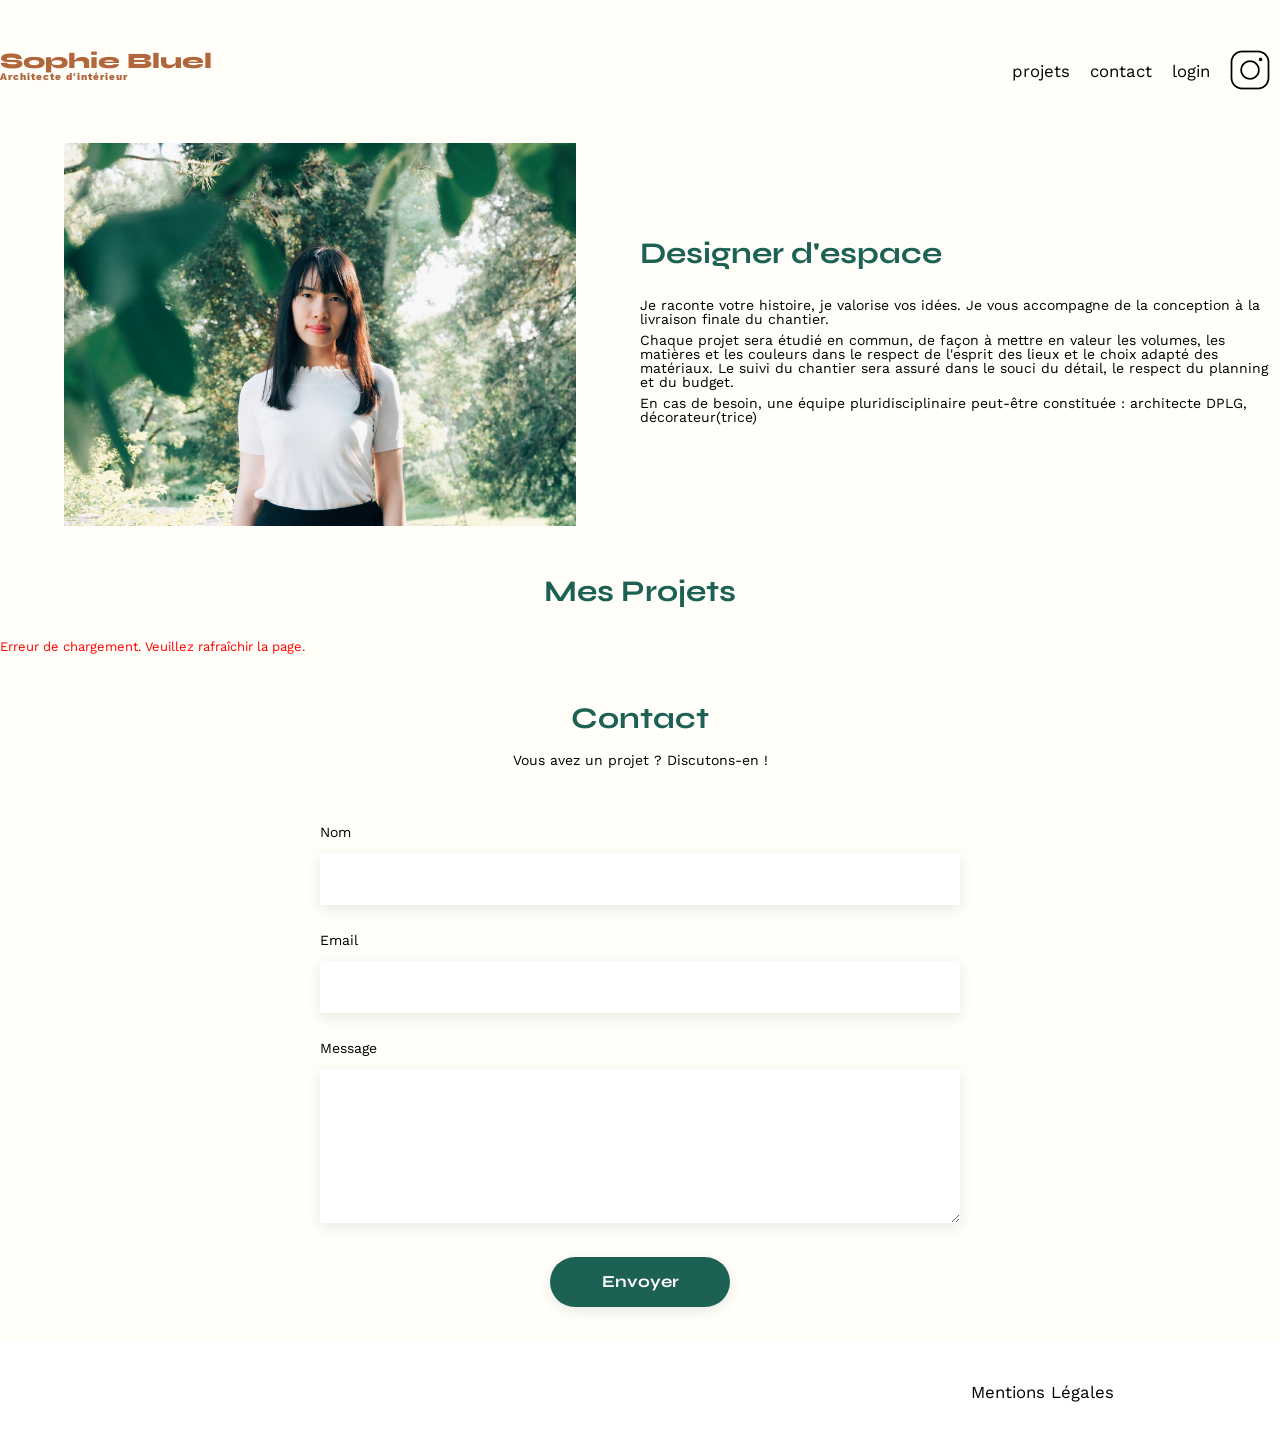
<file: FrontEnd/index.html>
<!DOCTYPE html>
<html lang="fr">

<head>
	<meta charset="UTF-8">
	<title>Sophie Bluel - Architecte d'intérieur</title>
	<meta name="viewport" content="width=device-width, initial-scale=1.0">
	<link rel="preconnect" href="https://fonts.googleapis.com">
	<link rel="preconnect" href="https://fonts.gstatic.com" crossorigin>
	<link href="https://fonts.googleapis.com/css2?family=Syne:wght@700;800&family=Work+Sans&display=swap"
		rel="stylesheet">
	<meta name="description" content="">
	<link rel="stylesheet" href="./assets/style.css">
</head>

<body>
	<div class="container">
		<header>
			<h1>Sophie Bluel <span>Architecte d'intérieur</span></h1>
			<nav>
				<ul>
					<li><a href="./index.html"><b>projets</b></a></li>
					<li><a href="#contact">contact</a></li>
					<li><a href="./login.html">login</a></li>
					<li><img src="./assets/icons/instagram.png" alt="Instagram"></li>
				</ul>
			</nav>
		</header>
		<main>
			<section id="introduction">
				<figure>
					<img src="./assets/images/sophie-bluel.png" alt="">
				</figure>
				<article>
					<h2>Designer d'espace</h2>
					<p>Je raconte votre histoire, je valorise vos idées. Je vous accompagne de la conception à la livraison
						finale du chantier.</p>
					<p>Chaque projet sera étudié en commun, de façon à mettre en valeur les volumes, les matières et les
						couleurs dans le respect de l'esprit des lieux et le choix adapté des matériaux. Le suivi du
						chantier sera assuré dans le souci du détail, le respect du planning et du budget.</p>
					<p>En cas de besoin, une équipe pluridisciplinaire peut-être constituée : architecte DPLG,
						décorateur(trice)</p>
				</article>
			</section>
			<section id="portfolio">
				<h2>Mes Projets</h2>
				<div class="gallery">
				</div>
			</section>
			<section id="contact">
				<h2>Contact</h2>
				<p>Vous avez un projet ? Discutons-en !</p>
				<form action="#" method="post">
					<label for="name">Nom</label>
					<input type="text" name="name" id="name">
					<label for="email">Email</label>
					<input type="email" name="email" id="email">
					<label for="message">Message</label>
					<textarea name="message" id="message" cols="30" rows="10"></textarea>
					<input type="submit" value="Envoyer">
				</form>
			</section>
		</main>
	</div>

	<footer>
		<div class="footer-inner">
			<nav>
				<ul>
					<li>Mentions Légales</li>
				</ul>
			</nav>
		</div>
	</footer>
	<script src="./assets/js/constants.js"></script>
	<script src="./assets/js/state.js"></script>
	<script src="./assets/js/api.js"></script>
	<script src="./assets/js/auth.js"></script>
	<script src="./assets/js/modal-gallery.js"></script>
	<script src="./assets/js/modal-add-work.js"></script>
	<script src="./assets/js/modal.js"></script>
	<script src="./assets/js/projects.js"></script>
</body>

</html>
</file>
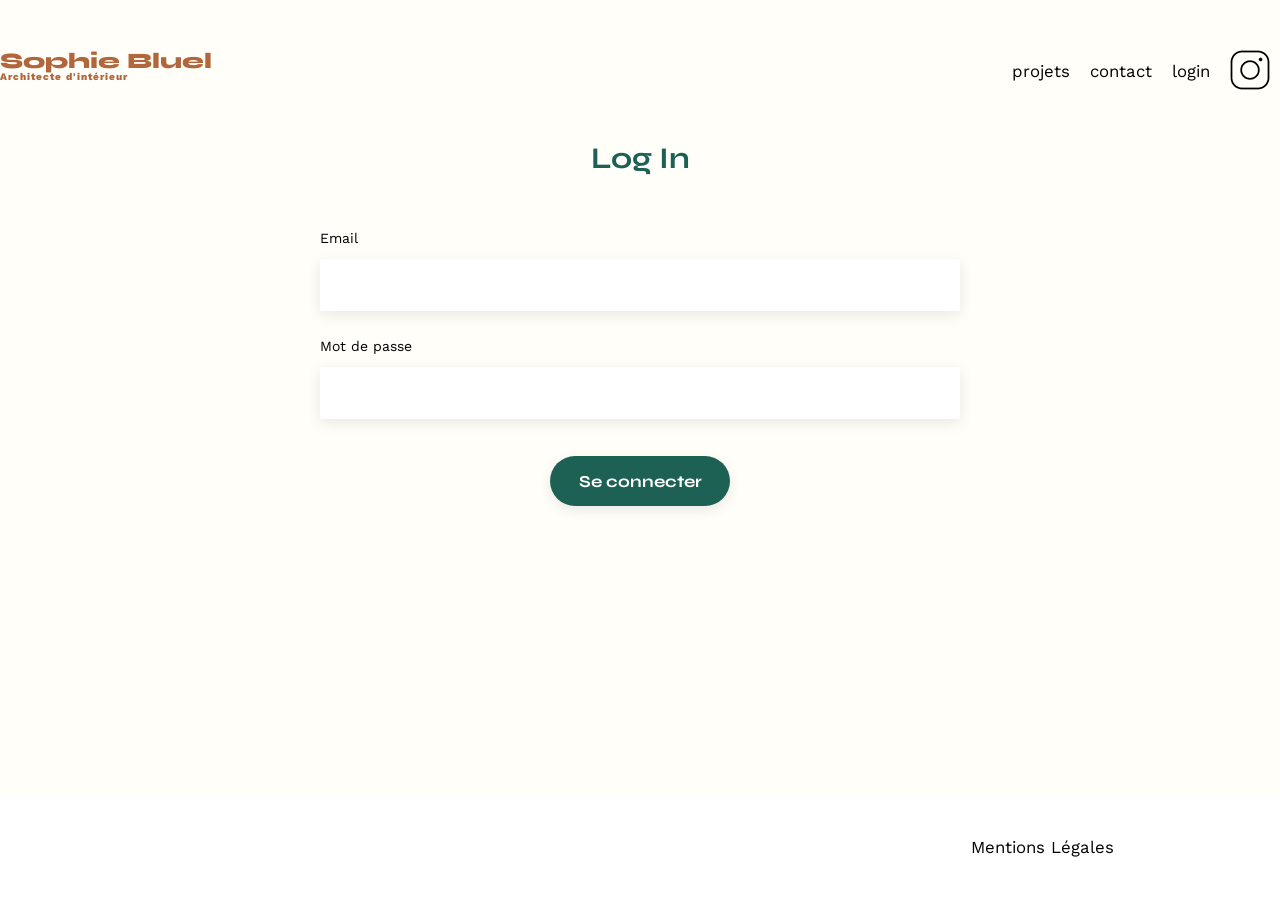
<file: FrontEnd/login.html>
<!DOCTYPE html>
<html lang="fr">

<head>
    <meta charset="UTF-8">
    <title>Sophie Bluel - Architecte d'intérieur</title>
    <meta name="viewport" content="width=device-width, initial-scale=1.0">
    <link rel="preconnect" href="https://fonts.googleapis.com">
    <link rel="preconnect" href="https://fonts.gstatic.com" crossorigin>
    <link href="https://fonts.googleapis.com/css2?family=Syne:wght@700;800&family=Work+Sans&display=swap"
        rel="stylesheet">
    <meta name="description" content="">
    <link rel="stylesheet" href="./assets/style.css">
</head>

<body>
    <div class="container">
        <header>
            <h1>Sophie Bluel <span>Architecte d'intérieur</span></h1>
            <nav>
                <ul>
                    <li><a href="./index.html">projets</a></li>
                    <li><a href="./index.html#contact">contact</a></li>
                    <li><a href="./login.html"><b>login</b></a></li>
                    <li><img src="./assets/icons/instagram.png" alt="Instagram"></li>
                </ul>
            </nav>
        </header>
        <main>
            <section id="login">
                <h2>Log In</h2>
                <form action="#">
                    <label for="email">Email</label>
                    <input type="email" name="email" id="email">
                    <label for="password">Mot de passe</label>
                    <input type="password" name="password" id="password">
                    <input type="submit" value="Se connecter">
                </form>
            </section>
        </main>
    </div>

    <footer>
        <div class="footer-inner">
            <nav>
                <ul>
                    <li>Mentions Légales</li>
                </ul>
            </nav>
        </div>
    </footer>
    <script src="./assets/js/constants.js"></script>
    <script src="./assets/js/api.js"></script>
    <script src="./assets/js/auth.js"></script>
    <script src="./assets/js/login.js"></script>
</body>

</html>
</file>
<file: FrontEnd/assets/style.css>
/* http://meyerweb.com/eric/tools/css/reset/
   v2.0 | 20110126
   License: none (public domain)
*/

html,
body,
div,
span,
applet,
object,
iframe,
h1,
h2,
h3,
h4,
h5,
h6,
p,
blockquote,
pre,
a,
abbr,
acronym,
address,
big,
cite,
code,
del,
dfn,
em,
img,
ins,
kbd,
q,
s,
samp,
small,
strike,
strong,
sub,
sup,
tt,
var,
b,
u,
i,
center,
dl,
dt,
dd,
ol,
ul,
li,
fieldset,
form,
label,
legend,
table,
caption,
tbody,
tfoot,
thead,
tr,
th,
td,
article,
aside,
canvas,
details,
embed,
figure,
figcaption,
footer,
header,
hgroup,
menu,
nav,
output,
ruby,
section,
summary,
time,
mark,
audio,
video {
	margin: 0;
	padding: 0;
	border: 0;
	font-size: 100%;
	font: inherit;
	vertical-align: baseline;
}

/* HTML5 display-role reset for older browsers */
article,
aside,
details,
figcaption,
figure,
footer,
header,
hgroup,
menu,
nav,
section {
	display: block;
}

body {
	line-height: 1;
}

ol,
ul {
	list-style: none;
}

blockquote,
q {
	quotes: none;
}

blockquote:before,
blockquote:after,
q:before,
q:after {
	content: '';
	content: none;
}

a {
	color: inherit;
	text-decoration: none;
}

table {
	border-collapse: collapse;
	border-spacing: 0;
}

/** end reset css**/
body {
	font-family: 'Work Sans';
	font-size: 14px;
	min-height: 100vh;
	display: flex;
	flex-direction: column;
	background-color: #FFFEF8;
}

.container {
	max-width: 1440px;
	margin: 0 auto;
	width: 100%;
	flex: 1;
}

main {
	flex: 1;
}

header {
	display: flex;
	justify-content: space-between;
	margin: 50px 0
}

section {
	margin: 50px 0
}

h1 {
	display: flex;
	flex-direction: column;
	font-family: 'Syne';
	font-size: 22px;
	font-weight: 800;
	color: #B1663C
}

h1>span {
	font-family: 'Work Sans';
	font-size: 10px;
	letter-spacing: 0.1em;
	;
}

h2 {
	font-family: 'Syne';
	font-weight: 700;
	font-size: 30px;
	color: #1D6154
}

nav ul {
	display: flex;
	align-items: center;
	list-style-type: none;

}

nav li {
	padding: 0 10px;
	font-size: 1.2em;
}

li:hover {
	color: #B1663C;
}

#introduction {
	display: flex;
	align-items: center;
}

#introduction figure {
	flex: 1
}

#introduction img {
	display: block;
	margin: auto;
	width: 80%;
}

#introduction article {
	flex: 1
}

#introduction h2 {
	margin-bottom: 1em;
}

#introduction p {
	margin-bottom: 0.5em;
}

#portfolio h2 {
	text-align: center;
	margin-bottom: 1em;
}

#portfolio .categories {
	display: flex;
	align-items: center;
	justify-content: center;
	gap: 20px;
}

#portfolio .categories button {
	height: 50px;
	font-size: 1.2em;
	padding: 0 1rem;
	border: none;
	font-family: 'Syne';
	font-weight: 700;
	margin: 2em 0;
	min-width: 180px;
	text-align: center;
	border-radius: 60px;
	cursor: pointer;
	background-color: white;
	color: #1D6154;
	border: 2px solid #1D6154;
}

#portfolio .categories .selected-category-button {
	color: white;
	background-color: #1D6154;
}

.gallery {
	width: 100%;
	display: grid;
	grid-template-columns: 1fr 1fr 1fr;
	grid-column-gap: 20px;
	grid-row-gap: 20px;
}

.gallery img {
	width: 100%;

}

#contact,
#login {
	width: 50%;
	margin: auto;
}

#contact>*,
#login>* {
	text-align: center;

}

#contact h2,
#login h2 {
	margin-bottom: 20px;
}

#contact form,
#login form {
	text-align: left;
	margin-top: 30px;
	display: flex;
	flex-direction: column;
}

#contact input,
#login input {
	height: 50px;
	font-size: 1.2em;
	border: none;
	box-shadow: 0px 4px 14px rgba(0, 0, 0, 0.09);
}

#contact label,
#login label {
	margin: 2em 0 1em 0;
}

#contact textarea {
	border: none;
	box-shadow: 0px 4px 14px rgba(0, 0, 0, 0.09);
}

input[type="submit"] {
	font-family: 'Syne';
	font-weight: 700;
	color: white;
	background-color: #1D6154;
	margin: 2em auto;
	width: 180px;
	text-align: center;
	border-radius: 60px;
}

footer nav ul {
	display: flex;
	justify-content: flex-end;
	margin: 2em
}

footer {
	background-color: #ffffff;
	padding: 16px 128px 16px 0;
}

.footer-inner {
	max-width: 1440px;
	margin: 0 auto;
	width: 100%;
}

.js-backdrop {
	position: fixed;
	top: 0;
	left: 0;
	right: 0;
	bottom: 0;
	background-color: rgba(0, 0, 0, 0.5);
	display: flex;
	justify-content: center;
	align-items: center;
	z-index: 1000;
}

.js-modal-container {
	background-color: #fff;
	border-radius: 8px;
	width: 630px;
	max-height: 90vh;
	position: relative;
	overflow: hidden;
}

.js-icon-button {
	border: none;
	background: transparent;
	cursor: pointer;
	line-height: 1;
	padding: 4px;
}

.js-hidden {
	visibility: hidden;
}

.js-modal-header {
	display: flex;
	justify-content: space-between;
	align-items: center;
	padding: 20px;
}

.js-screen-container {
	display: flex;
	transition: transform 0.3s ease;
	width: 200%;
}

.js-screen-panel {
	width: 50%;
	flex-shrink: 0;
	box-sizing: border-box;
	padding: 0 min(64px, 10%) 16px min(64px, 10%);
}

.js-modal-screen-title {
	text-align: center;
	font-family: 'Work Sans';
	font-size: 26px;
}

.js-separator {
	border: none;
	border-top: 1px solid #ccc;
	margin: 32px 0 0;
}

.js-preview-container {
	position: relative;
}

.js-preview-image {
	object-fit: cover;
	border-radius: 4px;
	width: 100%;
	display: block;
}

.js-delete-btn {
	position: absolute;
	top: 8px;
	right: 8px;
	border: none;
	background: #000;
	cursor: pointer;
	padding: 4px;
	border-radius: 4px;
	display: flex;
	align-items: center;
	justify-content: center;
}

.js-gallery-grid {
	display: grid;
	grid-template-columns: repeat(5, 1fr);
	gap: 8px;
	margin-top: 24px;
}

.js-add-photo-btn {
	display: block;
	margin: 32px auto 0;
	padding: 12px 32px;
	background-color: #1a5f52;
	color: #fff;
	border: none;
	border-radius: 30px;
	font-size: 16px;
	font-family: 'Syne';
	font-weight: 700;
	cursor: pointer;
	width: 300px;
}

.js-file-input-container {
	margin-bottom: 24px;
	position: relative;
	border-radius: 8px;
	display: flex;
	flex-direction: column;
	background-color: #E8F1F6;
	padding: 24px;
	align-items: center;
	justify-content: center;
	cursor: pointer;
	overflow: hidden;
}

.js-file-input-hidden {
	display: none;
}

.js-file-input-icon {
	margin-bottom: 16px;
}

.js-file-input-btn {
	padding: 12px 32px;
	background-color: #CBD6DC;
	color: #306685;
	border: none;
	border-radius: 30px;
	font-size: 16px;
	font-weight: 500;
	font-family: 'Work Sans';
	cursor: pointer;
}

.js-file-input-info {
	font-size: 12px;
	color: #444444;
	margin-top: 8px;
}

.js-image-preview {
	position: absolute;
	top: 0;
	left: 0;
	width: 100%;
	height: 100%;
	background-size: contain;
	background-position: center;
	background-repeat: no-repeat;
	z-index: 1;
}

.js-input-container {
	margin-bottom: 24px;
}

.js-form-label {
	display: block;
	margin-bottom: 8px;
	font-size: 16px;
	font-family: 'Work Sans';
	color: #000;
}

.js-form-field {
	width: 100%;
	padding: 16px;
	font-size: 16px;
	font-family: 'Work Sans';
	box-sizing: border-box;
	background-color: #fff;
	box-shadow: 0px 4px 14px 0px #00000017;
}

.js-form-field-input {
	border: none;
}

.js-form-field-select {
	border: none;
	cursor: pointer;
}

.js-submit-btn {
	display: block;
	padding: 12px 32px;
	color: #fff;
	border: none;
	border-radius: 30px;
	font-size: 16px;
	font-family: 'Syne';
	font-weight: 700;
	cursor: pointer;
	margin-top: 24px;
	margin-left: auto;
	margin-right: auto;
	width: 230px;
}

.js-submit-btn-valid {
	background-color: #1a5f52;
}

.js-submit-btn-invalid {
	background-color: #a7a7a7;
}

.js-add-work-title {
	text-align: center;
	font-family: 'Work Sans';
	font-size: 26px;
	margin-bottom: 24px;
}

.js-edit-btn {
	display: flex;
	gap: 8px;
	align-items: center;
	justify-content: center;
	border: none;
	background: transparent;
	cursor: pointer;
}

.js-edit-heading {
	display: flex;
	justify-content: center;
	align-items: center;
	gap: 8px;
}

.js-edit-banner {
	display: flex;
	gap: 8px;
	align-items: center;
	justify-content: center;
	padding: 16px;
	background: #000;
	color: #fff;
}

.js-error-text {
	color: red;
	font-size: 13px;
	font-family: 'Work Sans', sans-serif;
	display: block;
	margin-top: 4px;
}

.js-field-error {
	border: 2px solid red !important;
}
</file>
